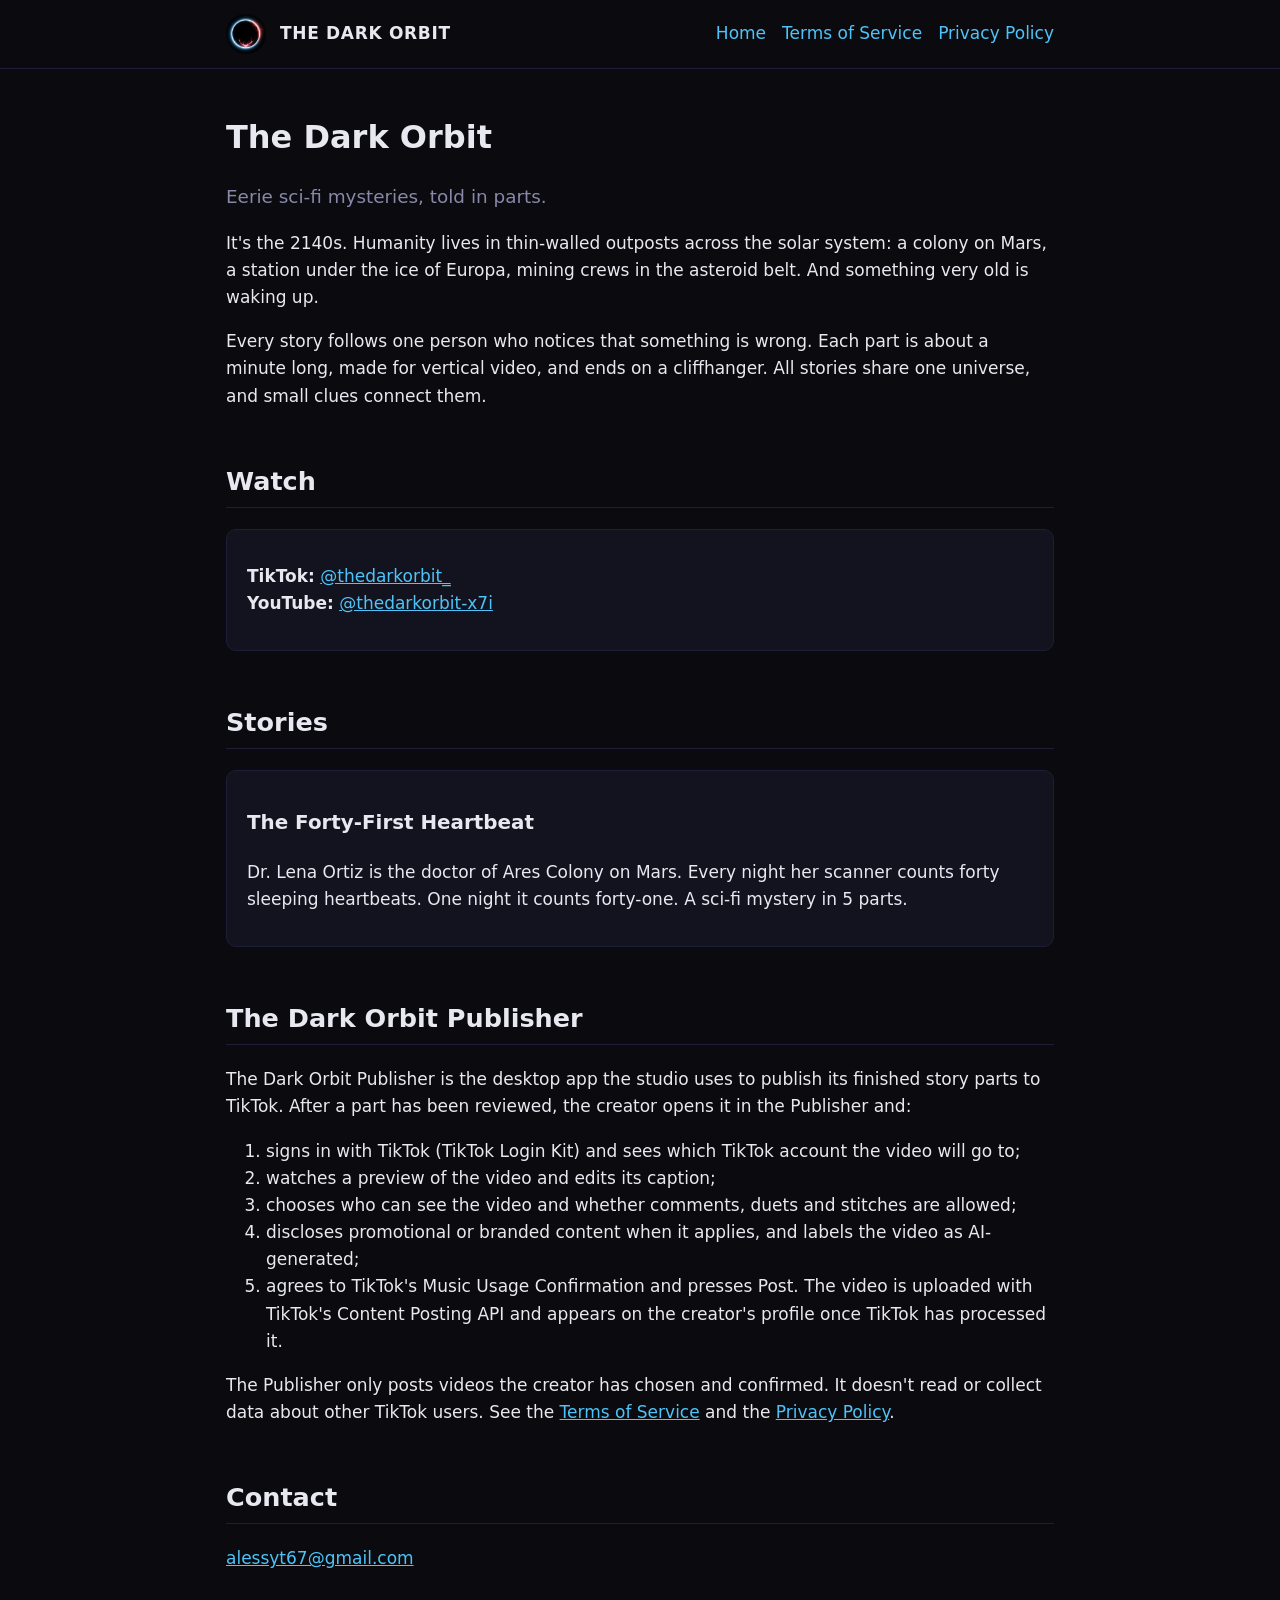
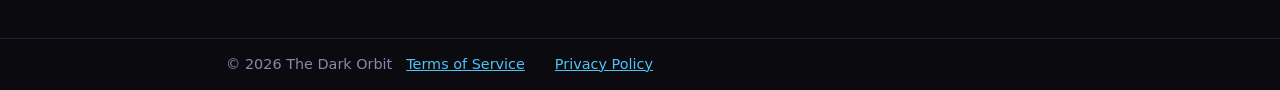
<file: index.html>
<!doctype html>
<html lang="en">
<head>
<meta charset="utf-8">
<meta name="viewport" content="width=device-width, initial-scale=1">
<title>The Dark Orbit</title>
<meta name="description" content="Eerie sci-fi mysteries, told in parts. A YouTube Shorts and TikTok series set across the solar system in the 2140s.">
<link rel="icon" href="favicon.png">
<link rel="stylesheet" href="style.css">
</head>
<body>
<header><div class="bar">
  <img src="logo.png" alt="">
  <a class="name" href="index.html">THE DARK ORBIT</a>
  <nav><a href="index.html">Home</a><a href="terms.html">Terms of Service</a><a href="privacy.html">Privacy Policy</a></nav>
</div></header>

<main>
<h1>The Dark Orbit</h1>
<p class="lead">Eerie sci-fi mysteries, told in parts.</p>

<p>It's the 2140s. Humanity lives in thin-walled outposts across the solar system: a colony on Mars,
a station under the ice of Europa, mining crews in the asteroid belt. And something very old is waking up.</p>

<p>Every story follows one person who notices that something is wrong. Each part is about a minute long,
made for vertical video, and ends on a cliffhanger. All stories share one universe, and small clues
connect them.</p>

<h2>Watch</h2>
<div class="card">
  <p><strong>TikTok:</strong> <a href="https://www.tiktok.com/@thedarkorbit_">@thedarkorbit_</a><br>
  <strong>YouTube:</strong> <a href="https://www.youtube.com/@thedarkorbit-x7i">@thedarkorbit-x7i</a></p>
</div>

<h2>Stories</h2>
<div class="card">
  <h3>The Forty-First Heartbeat</h3>
  <p>Dr. Lena Ortiz is the doctor of Ares Colony on Mars. Every night her scanner counts forty sleeping
  heartbeats. One night it counts forty-one. A sci-fi mystery in 5 parts.</p>
</div>

<h2>The Dark Orbit Publisher</h2>
<p>The Dark Orbit Publisher is the desktop app the studio uses to publish its finished story parts to
TikTok. After a part has been reviewed, the creator opens it in the Publisher and:</p>
<ol>
  <li>signs in with TikTok (TikTok Login Kit) and sees which TikTok account the video will go to;</li>
  <li>watches a preview of the video and edits its caption;</li>
  <li>chooses who can see the video and whether comments, duets and stitches are allowed;</li>
  <li>discloses promotional or branded content when it applies, and labels the video as AI-generated;</li>
  <li>agrees to TikTok's Music Usage Confirmation and presses Post. The video is uploaded with TikTok's
  Content Posting API and appears on the creator's profile once TikTok has processed it.</li>
</ol>
<p>The Publisher only posts videos the creator has chosen and confirmed. It doesn't read or collect
data about other TikTok users. See the <a href="terms.html">Terms of Service</a> and the
<a href="privacy.html">Privacy Policy</a>.</p>

<h2>Contact</h2>
<p><a href="mailto:alessyt67@gmail.com">alessyt67@gmail.com</a></p>
</main>

<footer><div class="bar">
  <span>&copy; 2026 The Dark Orbit</span>
  <a href="terms.html">Terms of Service</a><a href="privacy.html">Privacy Policy</a>
</div></footer>
</body>
</html>
</file>
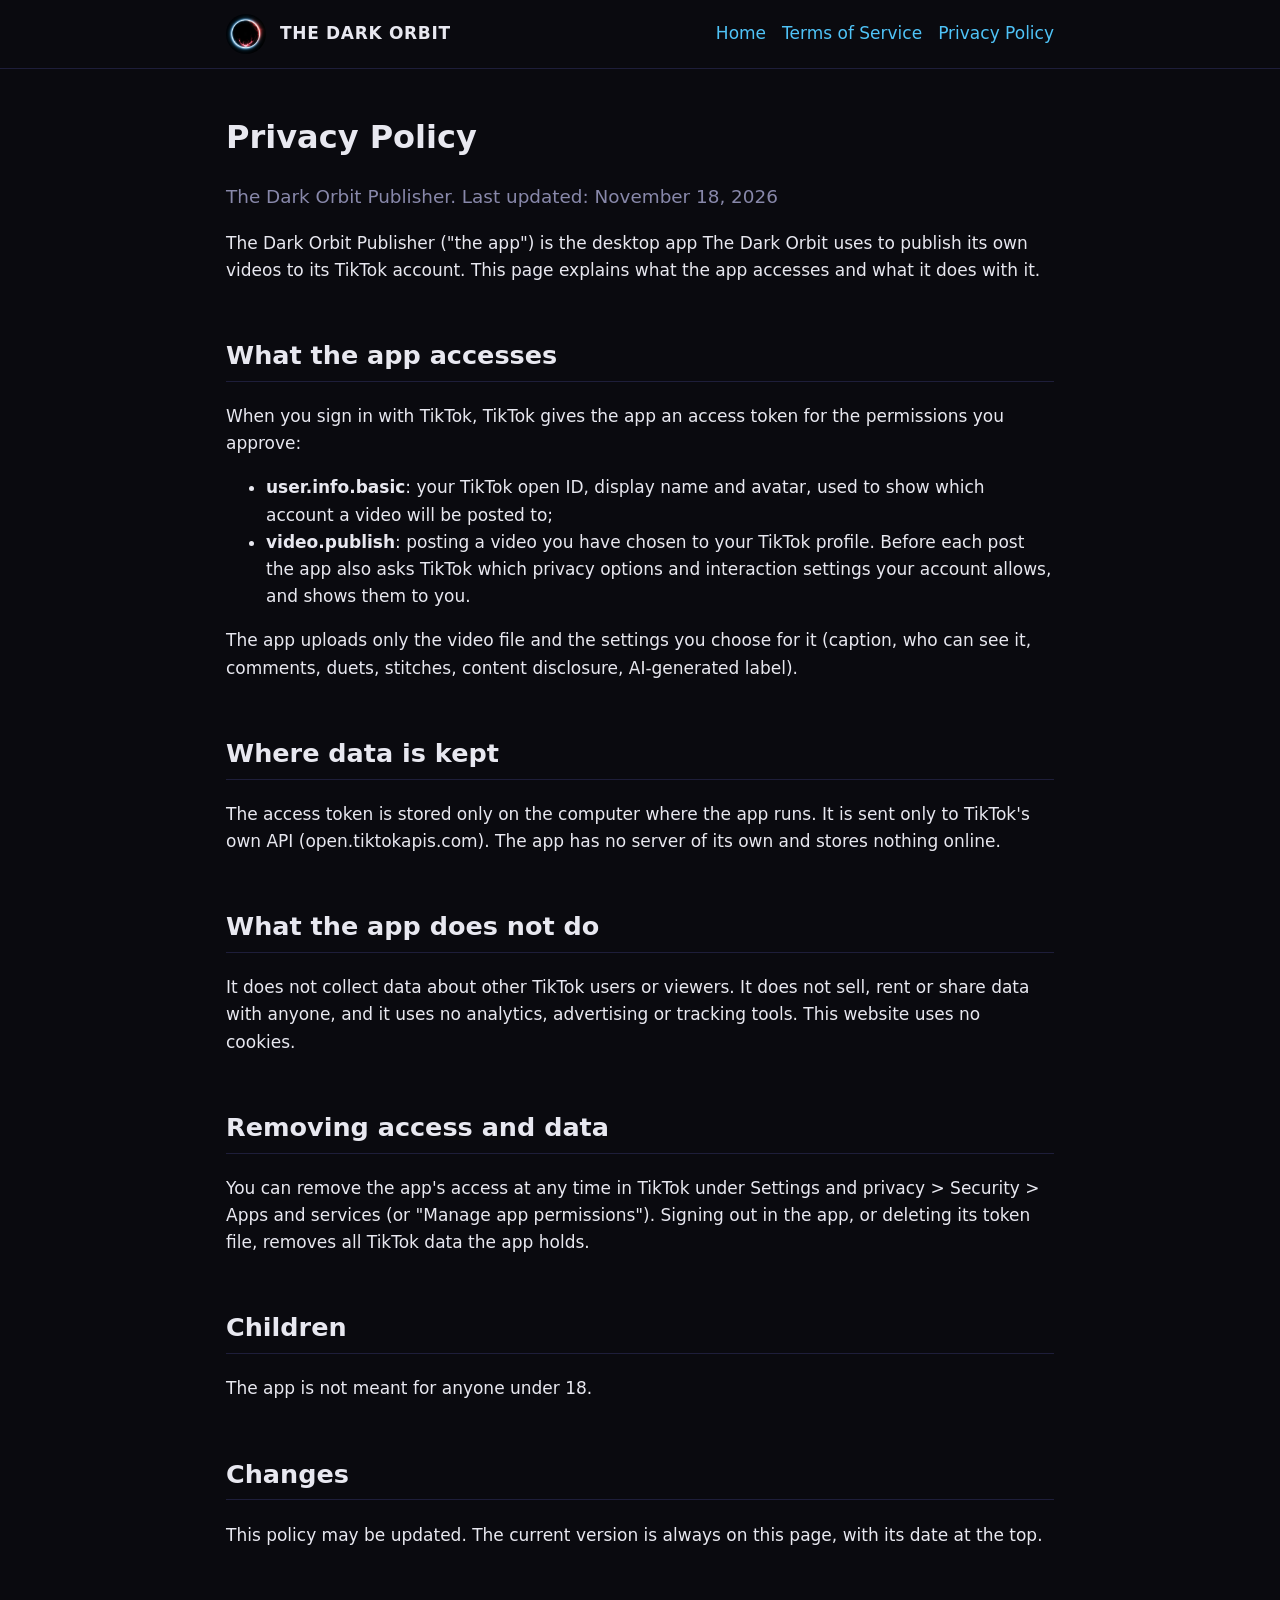
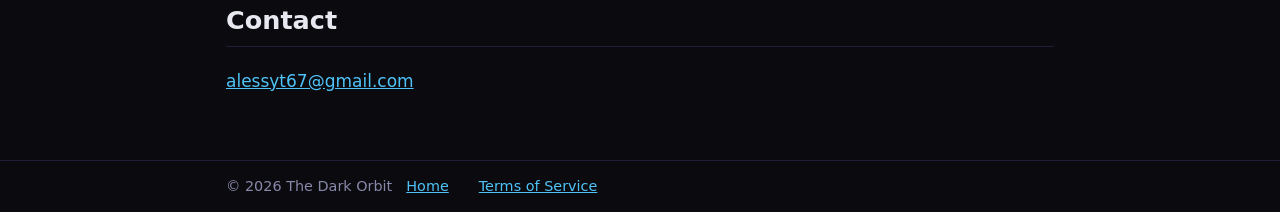
<file: privacy.html>
<!doctype html>
<html lang="en">
<head>
<meta charset="utf-8">
<meta name="viewport" content="width=device-width, initial-scale=1">
<title>Privacy Policy - The Dark Orbit</title>
<link rel="icon" href="favicon.png">
<link rel="stylesheet" href="style.css">
</head>
<body>
<header><div class="bar">
  <img src="logo.png" alt="">
  <a class="name" href="index.html">THE DARK ORBIT</a>
  <nav><a href="index.html">Home</a><a href="terms.html">Terms of Service</a><a href="privacy.html">Privacy Policy</a></nav>
</div></header>

<main>
<h1>Privacy Policy</h1>
<p class="lead">The Dark Orbit Publisher. Last updated: November 18, 2026</p>

<p>The Dark Orbit Publisher ("the app") is the desktop app The Dark Orbit uses to publish its own
videos to its TikTok account. This page explains what the app accesses and what it does with it.</p>

<h2>What the app accesses</h2>
<p>When you sign in with TikTok, TikTok gives the app an access token for the permissions you approve:</p>
<ul>
  <li><strong>user.info.basic</strong>: your TikTok open ID, display name and avatar, used to show which
  account a video will be posted to;</li>
  <li><strong>video.publish</strong>: posting a video you have chosen to your TikTok profile. Before each
  post the app also asks TikTok which privacy options and interaction settings your account allows, and
  shows them to you.</li>
</ul>
<p>The app uploads only the video file and the settings you choose for it (caption, who can see it,
comments, duets, stitches, content disclosure, AI-generated label).</p>

<h2>Where data is kept</h2>
<p>The access token is stored only on the computer where the app runs. It is sent only to TikTok's
own API (open.tiktokapis.com). The app has no server of its own and stores nothing online.</p>

<h2>What the app does not do</h2>
<p>It does not collect data about other TikTok users or viewers. It does not sell, rent or share data
with anyone, and it uses no analytics, advertising or tracking tools. This website uses no cookies.</p>

<h2>Removing access and data</h2>
<p>You can remove the app's access at any time in TikTok under Settings and privacy &gt; Security &gt;
Apps and services (or "Manage app permissions"). Signing out in the app, or deleting its token file,
removes all TikTok data the app holds.</p>

<h2>Children</h2>
<p>The app is not meant for anyone under 18.</p>

<h2>Changes</h2>
<p>This policy may be updated. The current version is always on this page, with its date at the top.</p>

<h2>Contact</h2>
<p><a href="mailto:alessyt67@gmail.com">alessyt67@gmail.com</a></p>
</main>

<footer><div class="bar">
  <span>&copy; 2026 The Dark Orbit</span>
  <a href="index.html">Home</a><a href="terms.html">Terms of Service</a>
</div></footer>
</body>
</html>
</file>
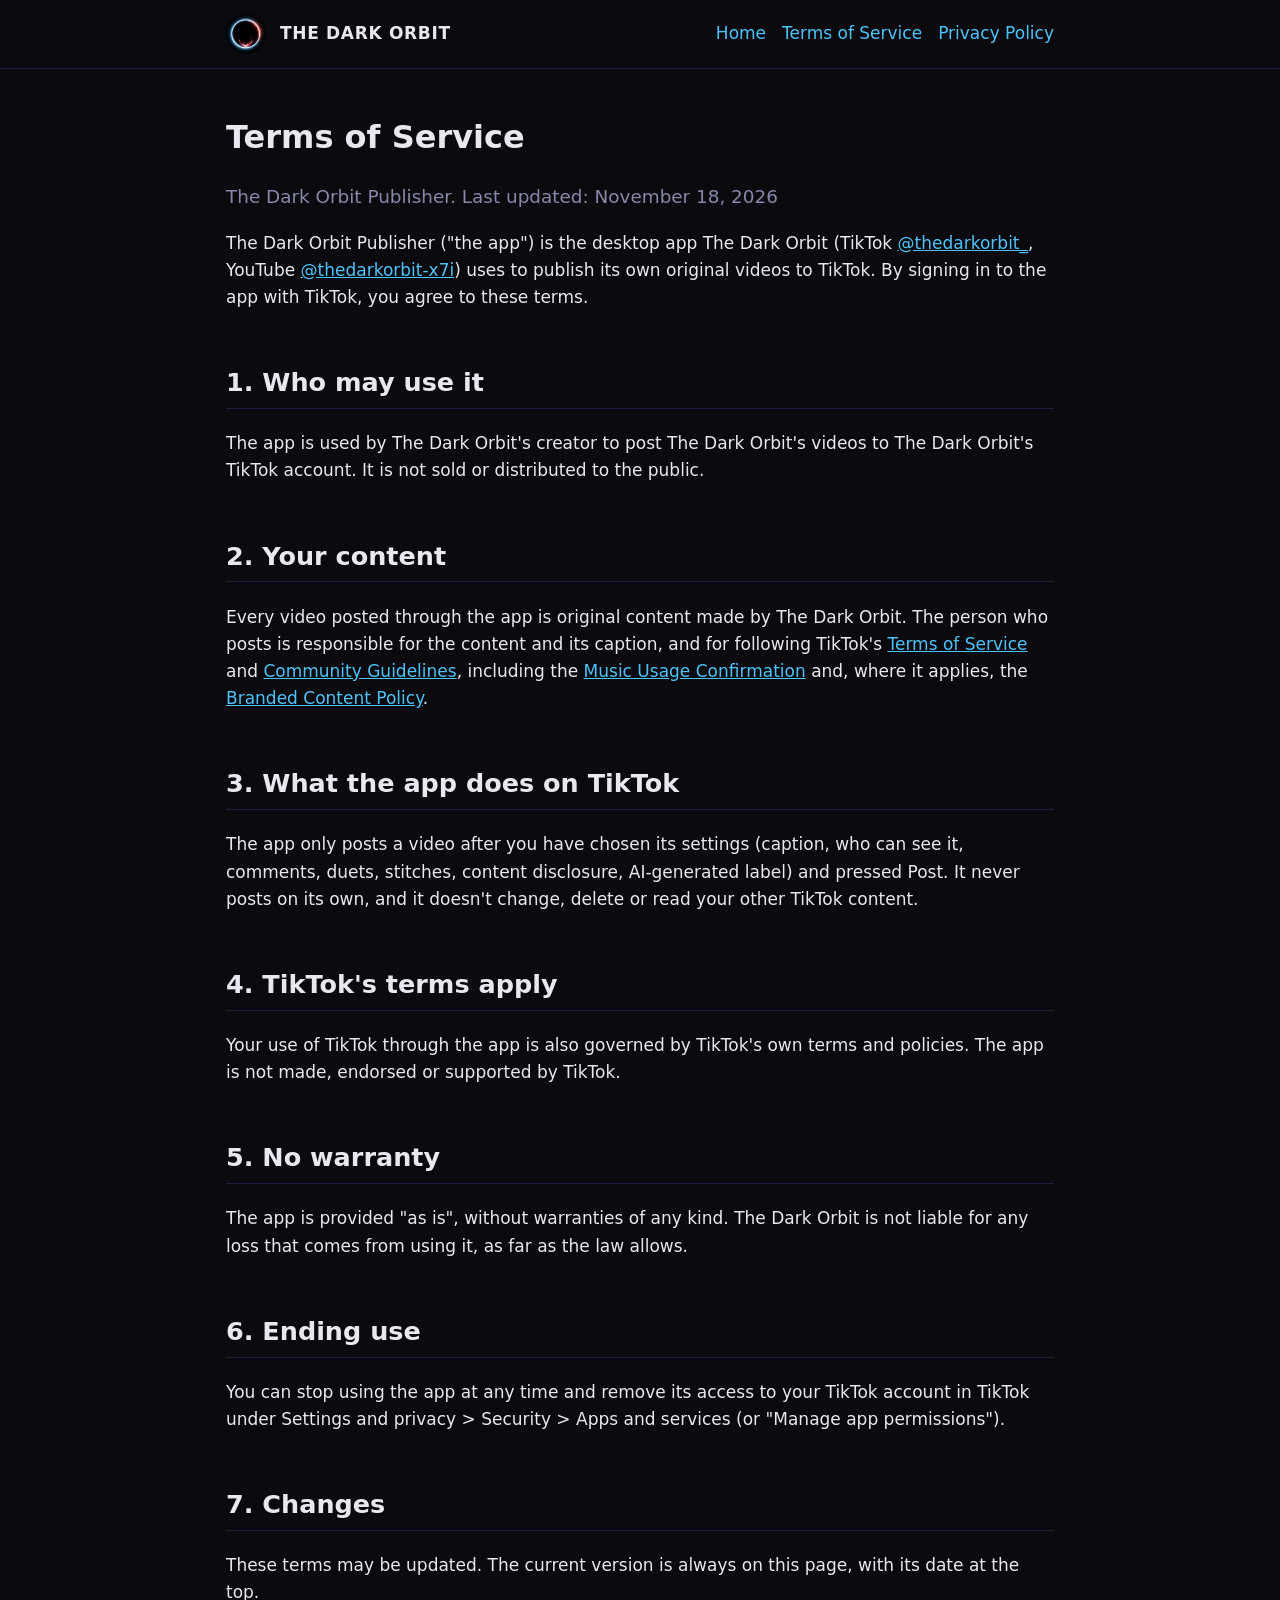
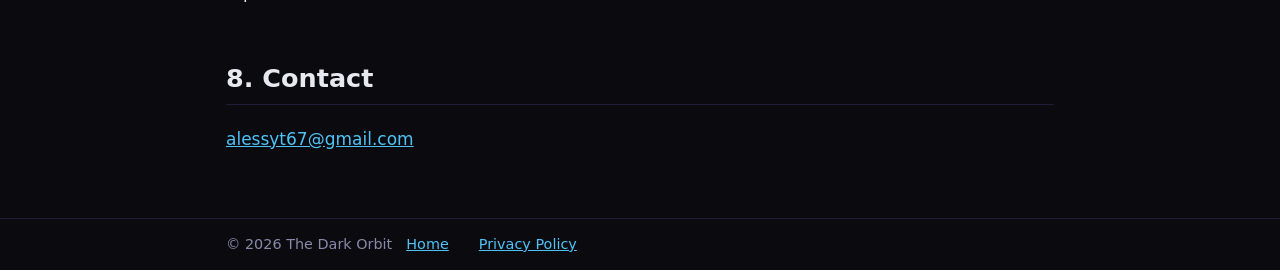
<file: terms.html>
<!doctype html>
<html lang="en">
<head>
<meta charset="utf-8">
<meta name="viewport" content="width=device-width, initial-scale=1">
<title>Terms of Service - The Dark Orbit</title>
<link rel="icon" href="favicon.png">
<link rel="stylesheet" href="style.css">
</head>
<body>
<header><div class="bar">
  <img src="logo.png" alt="">
  <a class="name" href="index.html">THE DARK ORBIT</a>
  <nav><a href="index.html">Home</a><a href="terms.html">Terms of Service</a><a href="privacy.html">Privacy Policy</a></nav>
</div></header>

<main>
<h1>Terms of Service</h1>
<p class="lead">The Dark Orbit Publisher. Last updated: November 18, 2026</p>

<p>The Dark Orbit Publisher ("the app") is the desktop app The Dark Orbit (TikTok
<a href="https://www.tiktok.com/@thedarkorbit_">@thedarkorbit_</a>, YouTube
<a href="https://www.youtube.com/@thedarkorbit-x7i">@thedarkorbit-x7i</a>) uses to publish its own
original videos to TikTok. By signing in to the app with TikTok, you agree to these terms.</p>

<h2>1. Who may use it</h2>
<p>The app is used by The Dark Orbit's creator to post The Dark Orbit's videos to The Dark Orbit's
TikTok account. It is not sold or distributed to the public.</p>

<h2>2. Your content</h2>
<p>Every video posted through the app is original content made by The Dark Orbit. The person who posts
is responsible for the content and its caption, and for following TikTok's
<a href="https://www.tiktok.com/legal/page/global/terms-of-service/en">Terms of Service</a> and
<a href="https://www.tiktok.com/community-guidelines">Community Guidelines</a>, including the
<a href="https://www.tiktok.com/legal/page/global/music-usage-confirmation/en">Music Usage Confirmation</a>
and, where it applies, the
<a href="https://www.tiktok.com/legal/page/global/bc-policy/en">Branded Content Policy</a>.</p>

<h2>3. What the app does on TikTok</h2>
<p>The app only posts a video after you have chosen its settings (caption, who can see it, comments,
duets, stitches, content disclosure, AI-generated label) and pressed Post. It never posts on its own,
and it doesn't change, delete or read your other TikTok content.</p>

<h2>4. TikTok's terms apply</h2>
<p>Your use of TikTok through the app is also governed by TikTok's own terms and policies. The app is not
made, endorsed or supported by TikTok.</p>

<h2>5. No warranty</h2>
<p>The app is provided "as is", without warranties of any kind. The Dark Orbit is not liable for any loss
that comes from using it, as far as the law allows.</p>

<h2>6. Ending use</h2>
<p>You can stop using the app at any time and remove its access to your TikTok account in TikTok under
Settings and privacy &gt; Security &gt; Apps and services (or "Manage app permissions").</p>

<h2>7. Changes</h2>
<p>These terms may be updated. The current version is always on this page, with its date at the top.</p>

<h2>8. Contact</h2>
<p><a href="mailto:alessyt67@gmail.com">alessyt67@gmail.com</a></p>
</main>

<footer><div class="bar">
  <span>&copy; 2026 The Dark Orbit</span>
  <a href="index.html">Home</a><a href="privacy.html">Privacy Policy</a>
</div></footer>
</body>
</html>
</file>
<file: style.css>
:root { --bg: #0a0a0f; --panel: #13131f; --text: #e8e8f0; --dim: #8888aa; --accent: #4fc3f7; --line: #1e1e3a; }
* { box-sizing: border-box; }
body { margin: 0; background: var(--bg); color: var(--text); font: 17px/1.6 "Segoe UI", system-ui, -apple-system, sans-serif; }
a { color: var(--accent); }
header { border-bottom: 1px solid var(--line); }
.bar { max-width: 860px; margin: 0 auto; padding: 14px 16px; display: flex; align-items: center; gap: 14px; flex-wrap: wrap; }
.bar img { width: 40px; height: 40px; border-radius: 50%; }
.bar .name { font-weight: 700; letter-spacing: .04em; color: var(--text); text-decoration: none; margin-right: auto; }
nav a { margin-left: 16px; text-decoration: none; }
main { max-width: 860px; margin: 0 auto; padding: 24px 16px 48px; }
h1 { font-size: 2rem; margin: .6em 0 .2em; }
h2 { margin-top: 2em; border-bottom: 1px solid var(--line); padding-bottom: .2em; }
.lead { color: var(--dim); font-size: 1.15rem; }
.card { background: var(--panel); border: 1px solid var(--line); border-radius: 10px; padding: 16px 20px; margin: 16px 0; }
footer { border-top: 1px solid var(--line); color: var(--dim); font-size: .9rem; }
footer .bar a { margin-right: 16px; }
</file>
